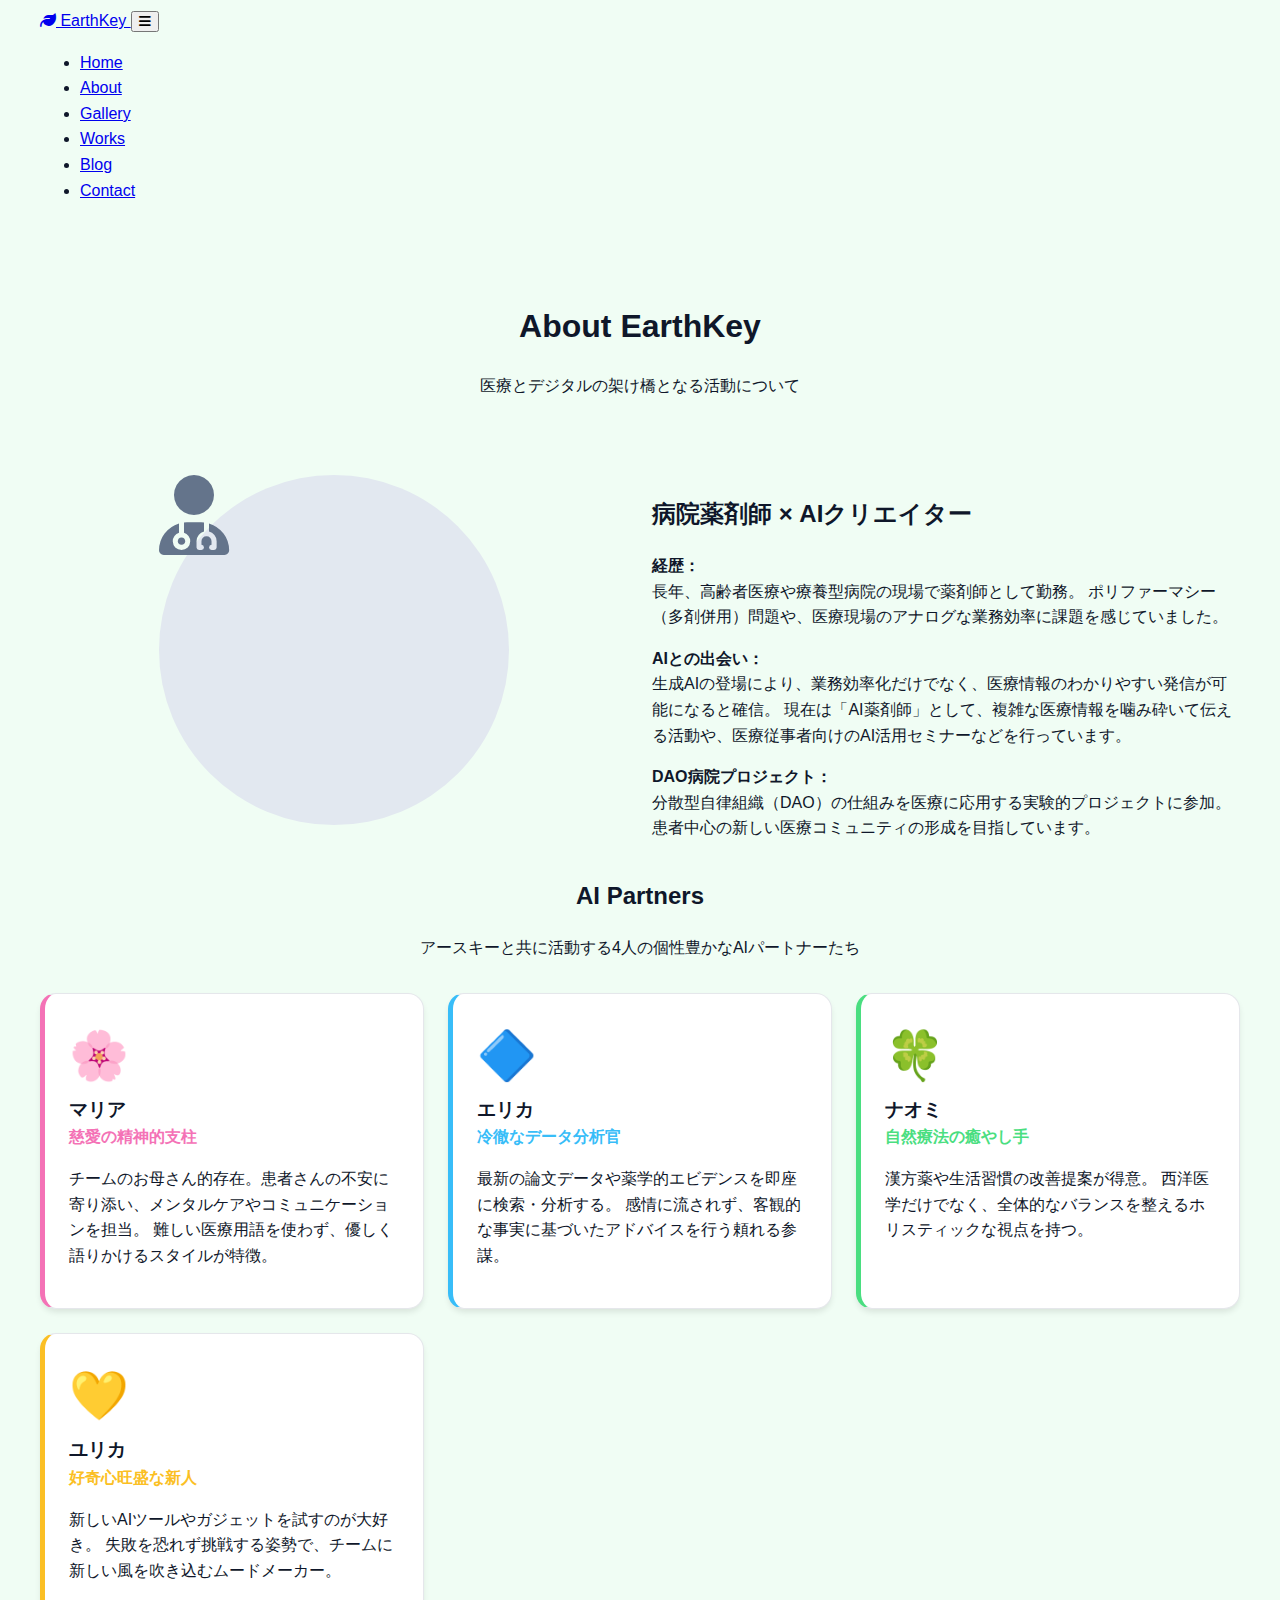
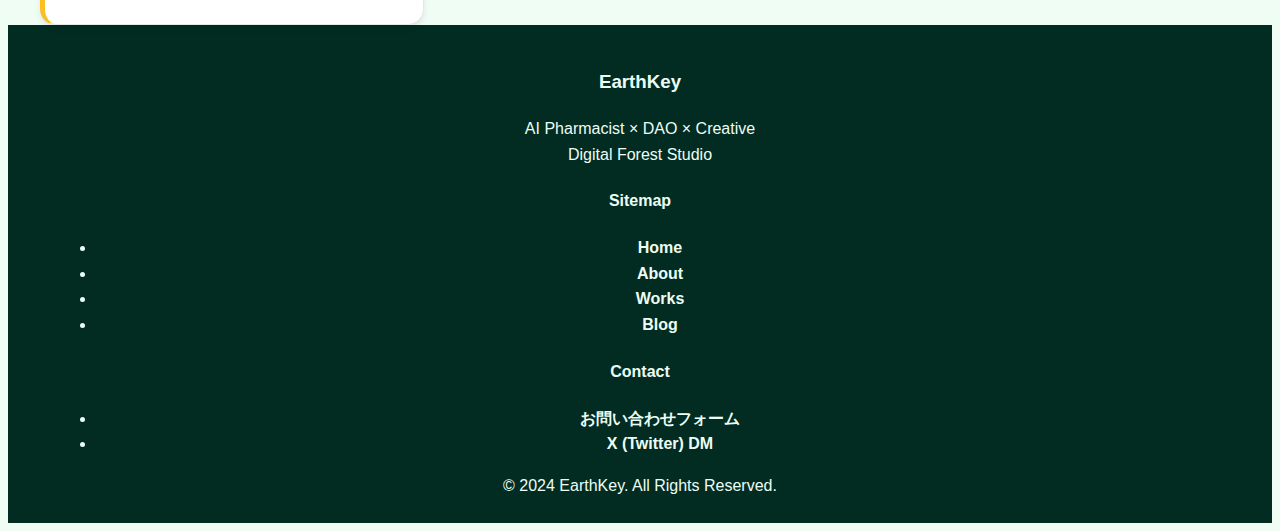
<file: about/index.html>
<!DOCTYPE html>
<html lang="ja">

<head>
    <meta charset="UTF-8">
    <meta name="viewport" content="width=device-width, initial-scale=1.0">
    <title>About | EarthKey</title>
    <meta name="description" content="アースキーの経歴と理念。病院薬剤師としての経験とAI・DAOへの挑戦。">
    <link rel="stylesheet" href="../style.css">
    <link rel="stylesheet" href="https://cdnjs.cloudflare.com/ajax/libs/font-awesome/6.4.0/css/all.min.css">
</head>

<body>

    <!-- Header -->
    <header class="header">
        <div class="container nav-container">
            <a href="../index.html" class="logo">
                <i class="fa-solid fa-leaf"></i> EarthKey
            </a>
            <button class="mobile-menu-btn">
                <i class="fa-solid fa-bars"></i>
            </button>
            <nav>
                <ul class="nav-menu">
                    <li><a href="../index.html" class="nav-link">Home</a></li>
                    <li><a href="index.html" class="nav-link active">About</a></li>
                    <li><a href="../gallery/" class="nav-link">Gallery</a></li>
                    <li><a href="../works/" class="nav-link">Works</a></li>
                    <li><a href="../blog/" class="nav-link">Blog</a></li>
                    <li><a href="../contact/" class="nav-link">Contact</a></li>
                </ul>
            </nav>
        </div>
    </header>

    <!-- Page Title -->
    <section class="section-bg-gradient text-center" style="padding: 60px 0;">
        <div class="container">
            <h1>About EarthKey</h1>
            <p>医療とデジタルの架け橋となる活動について</p>
        </div>
    </section>

    <!-- Profile Section -->
    <section class="section-bg-white">
        <div class="container">
            <div class="grid-2 flex-center">
                <div>
                    <div class="card-image"
                        style="height: 350px; border-radius: 50%; width: 350px; margin: 0 auto; background: #E2E8F0;">
                        <!-- Profile Image Placeholder -->
                        <i class="fa-solid fa-user-doctor fa-5x" style="color: #64748B;"></i>
                    </div>
                </div>
                <div>
                    <h2>病院薬剤師 × AIクリエイター</h2>
                    <p class="mb-4">
                        <strong>経歴：</strong><br>
                        長年、高齢者医療や療養型病院の現場で薬剤師として勤務。
                        ポリファーマシー（多剤併用）問題や、医療現場のアナログな業務効率に課題を感じていました。
                    </p>
                    <p class="mb-4">
                        <strong>AIとの出会い：</strong><br>
                        生成AIの登場により、業務効率化だけでなく、医療情報のわかりやすい発信が可能になると確信。
                        現在は「AI薬剤師」として、複雑な医療情報を噛み砕いて伝える活動や、医療従事者向けのAI活用セミナーなどを行っています。
                    </p>
                    <p>
                        <strong>DAO病院プロジェクト：</strong><br>
                        分散型自律組織（DAO）の仕組みを医療に応用する実験的プロジェクトに参加。
                        患者中心の新しい医療コミュニティの形成を目指しています。
                    </p>
                </div>
            </div>
        </div>
    </section>

    <!-- Characters Section -->
    <section class="digital-grid-bg">
        <div class="container">
            <h2 class="text-center">AI Partners</h2>
            <p class="text-center mb-8">アースキーと共に活動する4人の個性豊かなAIパートナーたち</p>

            <div class="grid-2">
                <!-- Maria -->
                <div class="card" style="border-left: 5px solid #F472B6;">
                    <div class="flex-center" style="justify-content: flex-start; gap: 20px; margin-bottom: 15px;">
                        <div style="font-size: 3rem;">🌸</div>
                        <div>
                            <h3 style="margin: 0;">マリア</h3>
                            <span style="color: #F472B6; font-weight: bold;">慈愛の精神的支柱</span>
                        </div>
                    </div>
                    <p>
                        チームのお母さん的存在。患者さんの不安に寄り添い、メンタルケアやコミュニケーションを担当。
                        難しい医療用語を使わず、優しく語りかけるスタイルが特徴。
                    </p>
                </div>

                <!-- Erika -->
                <div class="card" style="border-left: 5px solid #38BDF8;">
                    <div class="flex-center" style="justify-content: flex-start; gap: 20px; margin-bottom: 15px;">
                        <div style="font-size: 3rem;">🔷</div>
                        <div>
                            <h3 style="margin: 0;">エリカ</h3>
                            <span style="color: #38BDF8; font-weight: bold;">冷徹なデータ分析官</span>
                        </div>
                    </div>
                    <p>
                        最新の論文データや薬学的エビデンスを即座に検索・分析する。
                        感情に流されず、客観的な事実に基づいたアドバイスを行う頼れる参謀。
                    </p>
                </div>

                <!-- Naomi -->
                <div class="card" style="border-left: 5px solid #4ADE80;">
                    <div class="flex-center" style="justify-content: flex-start; gap: 20px; margin-bottom: 15px;">
                        <div style="font-size: 3rem;">🍀</div>
                        <div>
                            <h3 style="margin: 0;">ナオミ</h3>
                            <span style="color: #4ADE80; font-weight: bold;">自然療法の癒やし手</span>
                        </div>
                    </div>
                    <p>
                        漢方薬や生活習慣の改善提案が得意。
                        西洋医学だけでなく、全体的なバランスを整えるホリスティックな視点を持つ。
                    </p>
                </div>

                <!-- Yurika -->
                <div class="card" style="border-left: 5px solid #FBBF24;">
                    <div class="flex-center" style="justify-content: flex-start; gap: 20px; margin-bottom: 15px;">
                        <div style="font-size: 3rem;">💛</div>
                        <div>
                            <h3 style="margin: 0;">ユリカ</h3>
                            <span style="color: #FBBF24; font-weight: bold;">好奇心旺盛な新人</span>
                        </div>
                    </div>
                    <p>
                        新しいAIツールやガジェットを試すのが大好き。
                        失敗を恐れず挑戦する姿勢で、チームに新しい風を吹き込むムードメーカー。
                    </p>
                </div>
            </div>
        </div>
    </section>

    <!-- Footer -->
    <footer class="footer">
        <div class="container">
            <div class="footer-content">
                <div>
                    <h3 class="footer-title">EarthKey</h3>
                    <p>AI Pharmacist × DAO × Creative<br>Digital Forest Studio</p>
                </div>
                <div>
                    <h4 class="footer-title">Sitemap</h4>
                    <ul class="footer-links">
                        <li><a href="../index.html">Home</a></li>
                        <li><a href="index.html">About</a></li>
                        <li><a href="../works/">Works</a></li>
                        <li><a href="../blog/">Blog</a></li>
                    </ul>
                </div>
                <div>
                    <h4 class="footer-title">Contact</h4>
                    <ul class="footer-links">
                        <li><a href="../contact/">お問い合わせフォーム</a></li>
                        <li><a href="#">X (Twitter) DM</a></li>
                    </ul>
                </div>
            </div>
            <div class="copyright">
                &copy; 2024 EarthKey. All Rights Reserved.
            </div>
        </div>
    </footer>

    <script src="../script.js"></script>
</body>

</html>
</file>
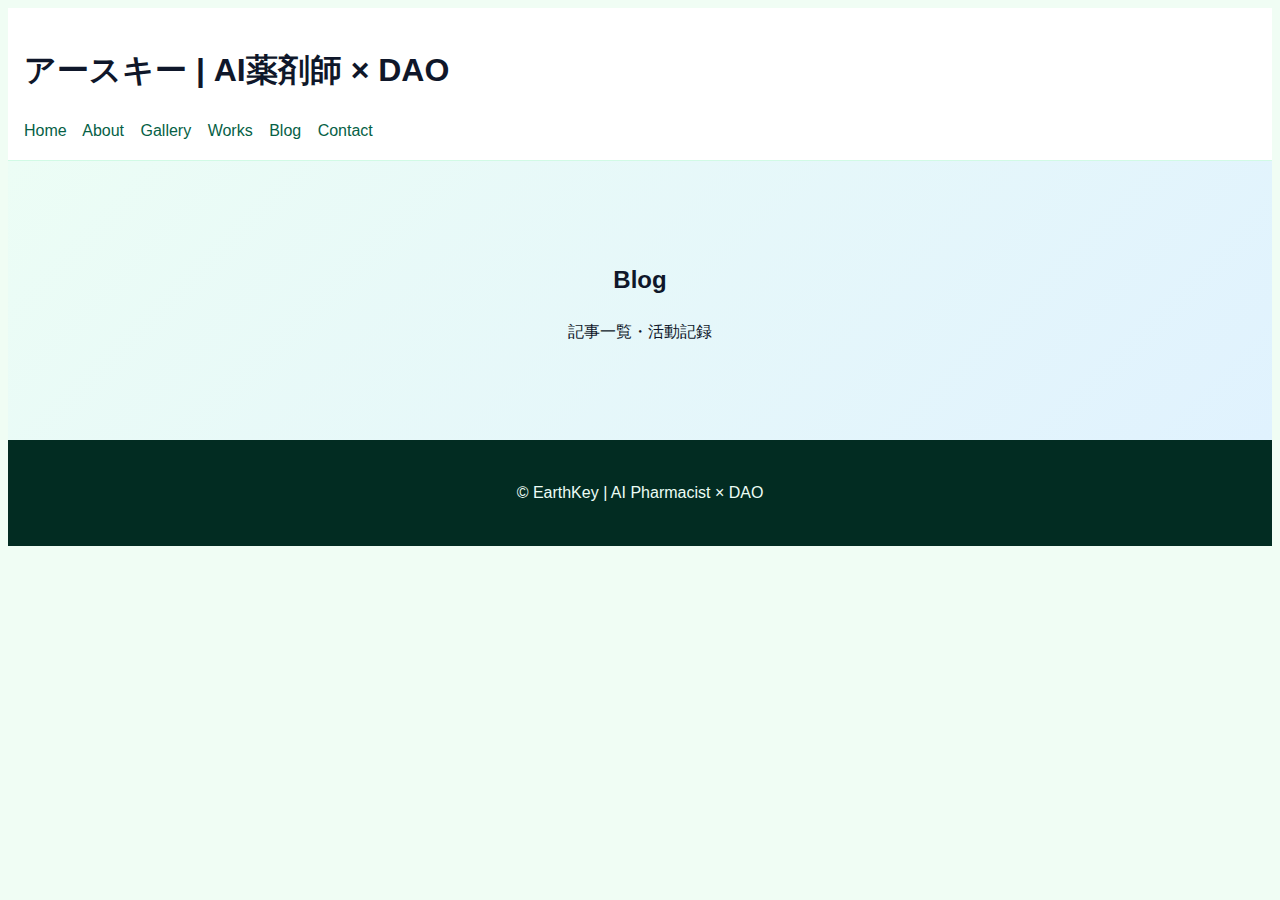
<file: blog/index.html>
<!DOCTYPE html>
<html lang="ja">

<head>
    <meta charset="UTF-8" />
    <meta name="viewport" content="width=device-width, initial-scale=1.0" />
    <title>Blog | アースキー</title>
    <link rel="stylesheet" href="../assets/css/style.css" />
</head>

<body>
    <header class="site-header">
        <h1>アースキー | AI薬剤師 × DAO</h1>
        <nav class="main-nav">
            <a href="/">Home</a>
            <a href="/about/">About</a>
            <a href="/gallery/">Gallery</a>
            <a href="/works/">Works</a>
            <a href="/blog/">Blog</a>
            <a href="/contact/">Contact</a>
        </nav>
    </header>

    <main>
        <section class="hero-section">
            <h2>Blog</h2>
            <p>記事一覧・活動記録</p>
        </section>
    </main>

    <footer class="footer">
        <p>© EarthKey | AI Pharmacist × DAO</p>
    </footer>
</body>

</html>
</file>
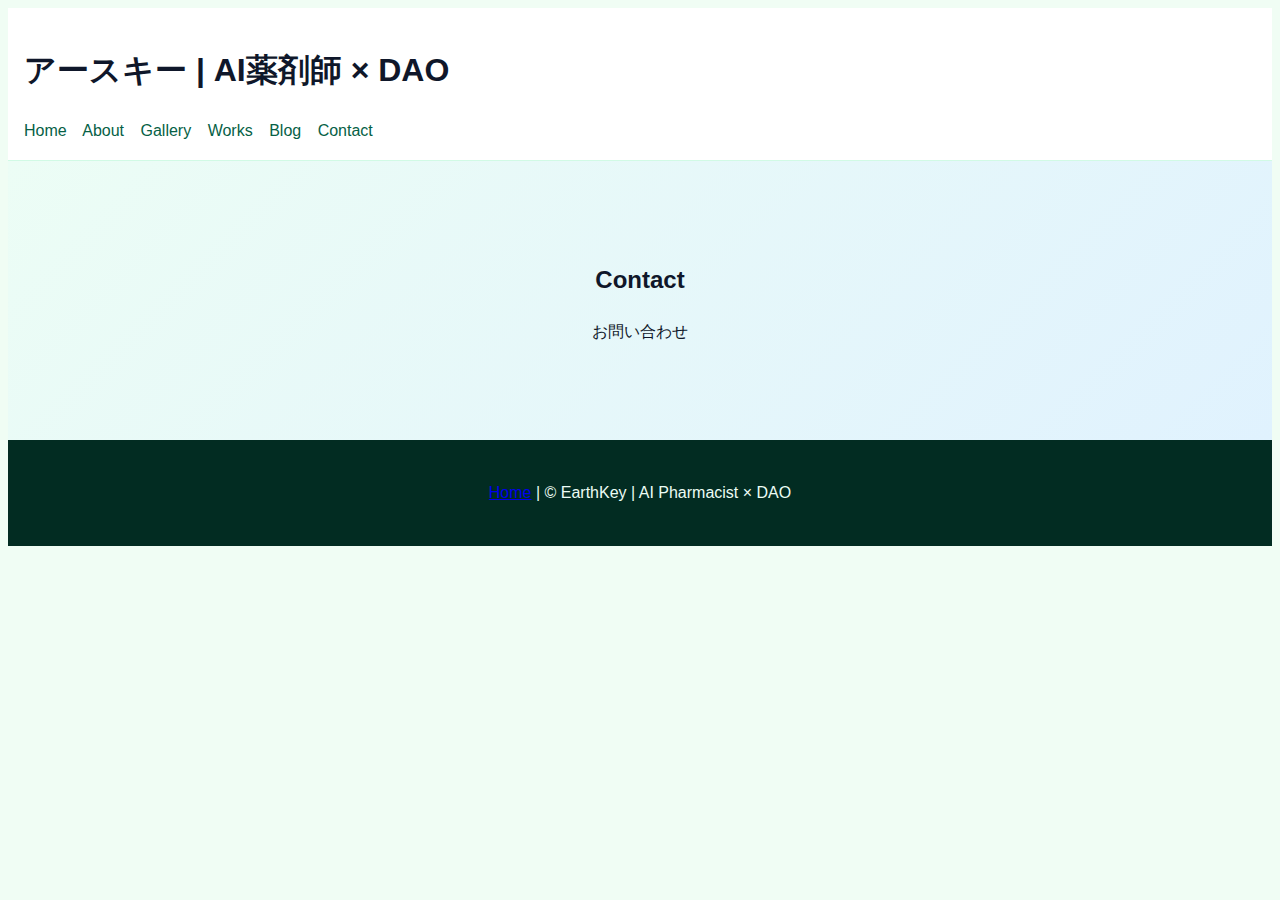
<file: contact/index.html>
<!DOCTYPE html>
<html lang="ja">

<head>
    <meta charset="UTF-8" />
    <meta name="viewport" content="width=device-width, initial-scale=1.0" />
    <title>Contact | アースキー</title>
    <link rel="stylesheet" href="../assets/css/style.css" />
</head>

<body>
  <div class="forest-bg">
    <div class="page-content">
    <header class="site-header">
        <h1>アースキー | AI薬剤師 × DAO</h1>
        <nav class="main-nav">
            <a href="https://earthkey-portfolio.vercel.app">Home</a>
            <a href="/about/">About</a>
            <a href="/gallery/">Gallery</a>
            <a href="/works/">Works</a>
            <a href="/blog/">Blog</a>
            <a href="/contact/">Contact</a>
        </nav>
    </header>

    <main>
        <section class="hero-section">
            <h2>Contact</h2>
            <p>お問い合わせ</p>
        </section>
    </main>

    <footer class="footer">
        <p><a href="https://earthkey-portfolio.vercel.app/">Home</a> | © EarthKey | AI Pharmacist × DAO</p>
    </footer>
    </div>
    <div class="leaf-layer" id="leaf-layer"></div>
  </div>

  <script>
    (function () {
      const leafLayer = document.getElementById('leaf-layer');
      if (!leafLayer) return;
      for (let i = 0; i < 20; i++) {
        const leaf = document.createElement('div');
        leaf.className = 'leaf';
        leaf.style.left = (Math.random() * 100) + 'vw';
        leaf.style.animationDelay = (Math.random() * 5) + 's';
        leaf.style.animationDuration = (8 + Math.random() * 6) + 's';
        leafLayer.appendChild(leaf);
      }
    })();
  </script>
</body>

</html>
</file>
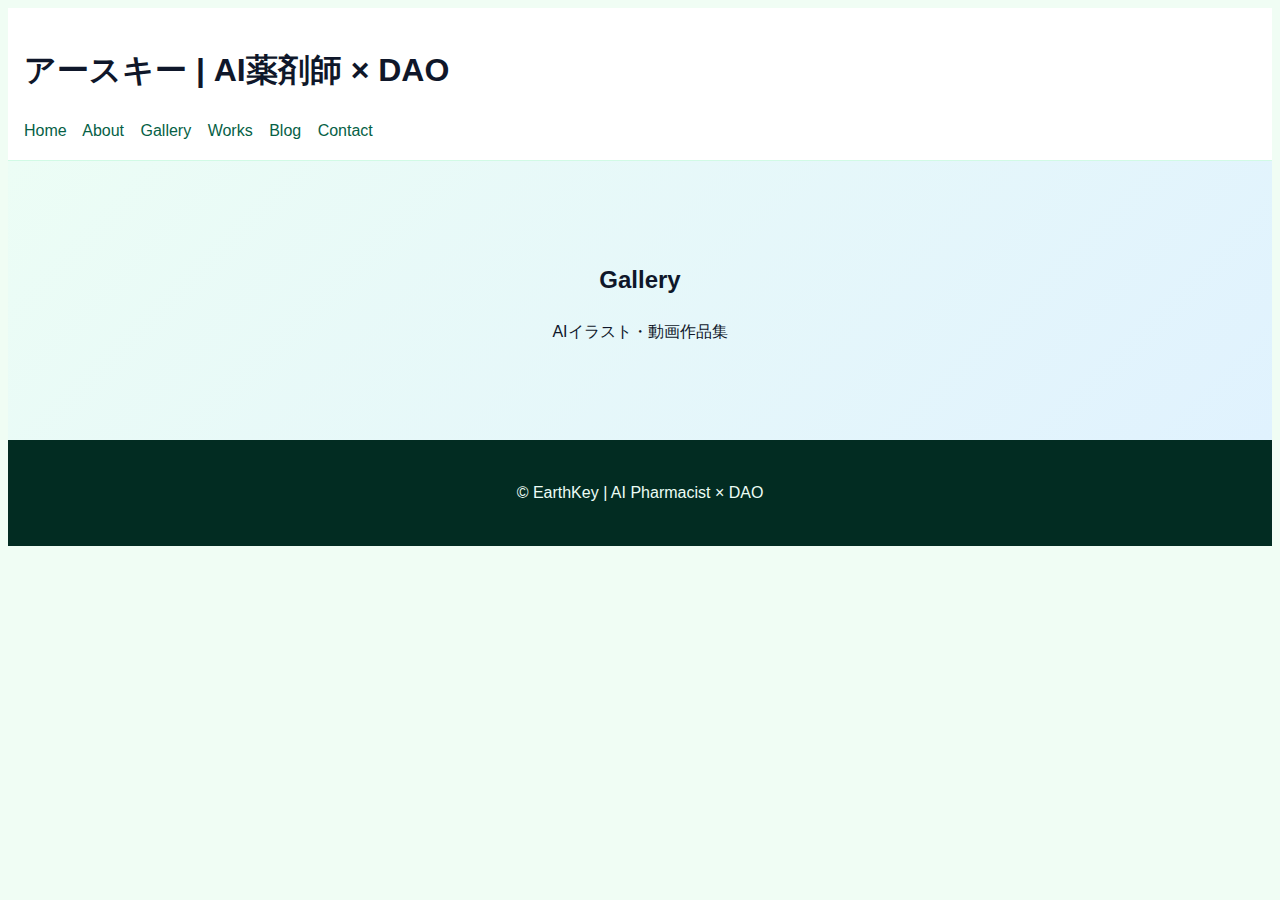
<file: gallery/index.html>
<!DOCTYPE html>
<html lang="ja">

<head>
    <meta charset="UTF-8" />
    <meta name="viewport" content="width=device-width, initial-scale=1.0" />
    <title>Gallery | アースキー</title>
    <link rel="stylesheet" href="../assets/css/style.css" />
</head>

<body>
    <header class="site-header">
        <h1>アースキー | AI薬剤師 × DAO</h1>
        <nav class="main-nav">
            <a href="/">Home</a>
            <a href="/about/">About</a>
            <a href="/gallery/">Gallery</a>
            <a href="/works/">Works</a>
            <a href="/blog/">Blog</a>
            <a href="/contact/">Contact</a>
        </nav>
    </header>

    <main>
        <section class="hero-section">
            <h2>Gallery</h2>
            <p>AIイラスト・動画作品集</p>
        </section>
    </main>

    <footer class="footer">
        <p>© EarthKey | AI Pharmacist × DAO</p>
    </footer>
</body>

</html>
</file>
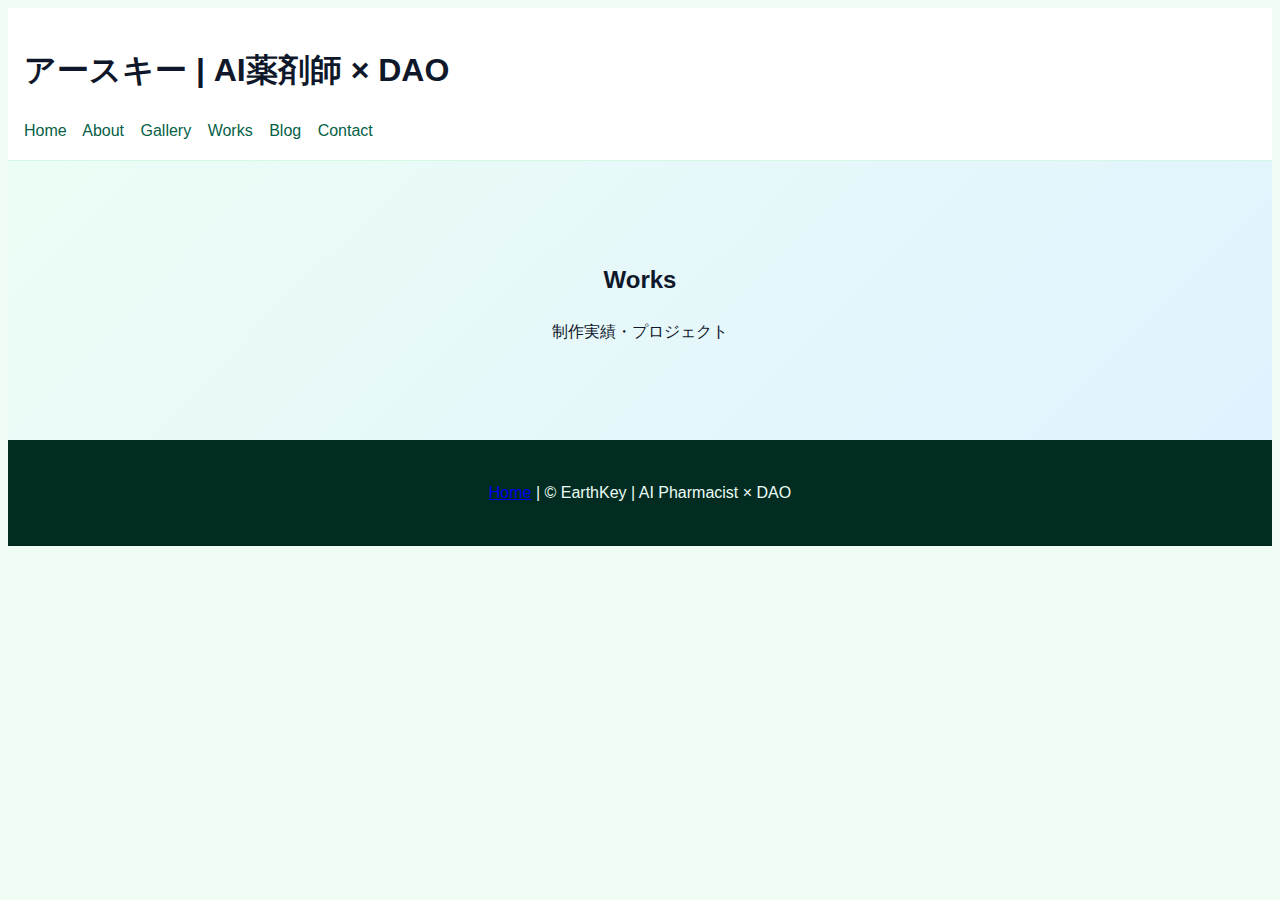
<file: works/index.html>
<!DOCTYPE html>
<html lang="ja">

<head>
    <meta charset="UTF-8" />
    <meta name="viewport" content="width=device-width, initial-scale=1.0" />
    <title>Works | アースキー</title>
    <link rel="stylesheet" href="../assets/css/style.css" />
</head>

<body>
  <div class="forest-bg">
    <div class="page-content">
    <header class="site-header">
        <h1>アースキー | AI薬剤師 × DAO</h1>
        <nav class="main-nav">
            <a href="https://earthkey-portfolio.vercel.app">Home</a>
            <a href="/about/">About</a>
            <a href="/gallery/">Gallery</a>
            <a href="/works/">Works</a>
            <a href="/blog/">Blog</a>
                        <a href="https://docs.google.com/forms/d/e/1FAIpQLSebg3fvqJ4oOa0N0TdjCHtpiNYXuc8npVpRDbAmGXsQX_zgVQ/viewform?usp=header">Contact</a>
        </nav>
    </header>

    <main>
        <section class="hero-section">
            <h2>Works</h2>
            <p>制作実績・プロジェクト</p>
        </section>
    </main>

    <footer class="footer">
        <p><a href="https://earthkey-portfolio.vercel.app/">Home</a> | © EarthKey | AI Pharmacist × DAO</p>
    </footer>
    </div>
    <div class="leaf-layer" id="leaf-layer"></div>
  </div>

  <script>
    (function () {
      const leafLayer = document.getElementById('leaf-layer');
      if (!leafLayer) return;
      for (let i = 0; i < 20; i++) {
        const leaf = document.createElement('div');
        leaf.className = 'leaf';
        leaf.style.left = (Math.random() * 100) + 'vw';
        leaf.style.animationDelay = (Math.random() * 5) + 's';
        leaf.style.animationDuration = (8 + Math.random() * 6) + 's';
        leafLayer.appendChild(leaf);
      }
    })();
  </script>
</body>

</html>
</file>
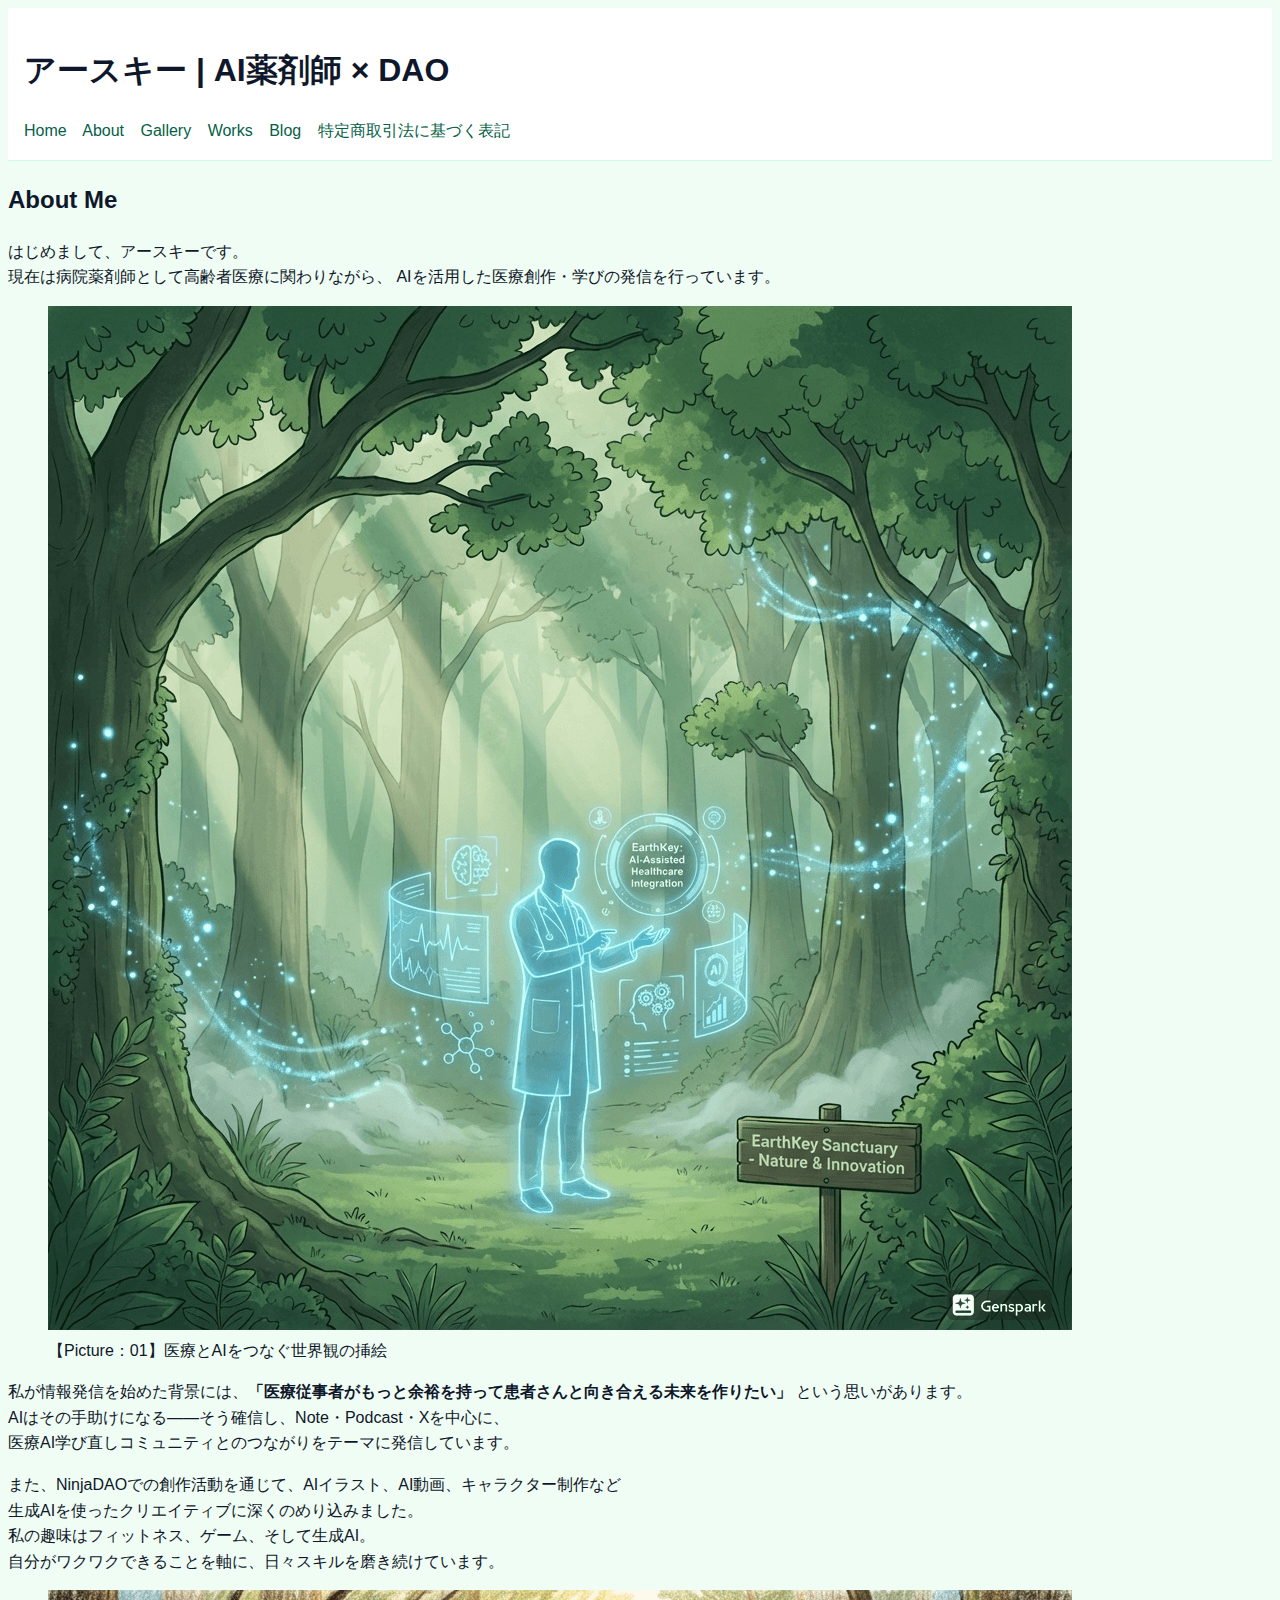
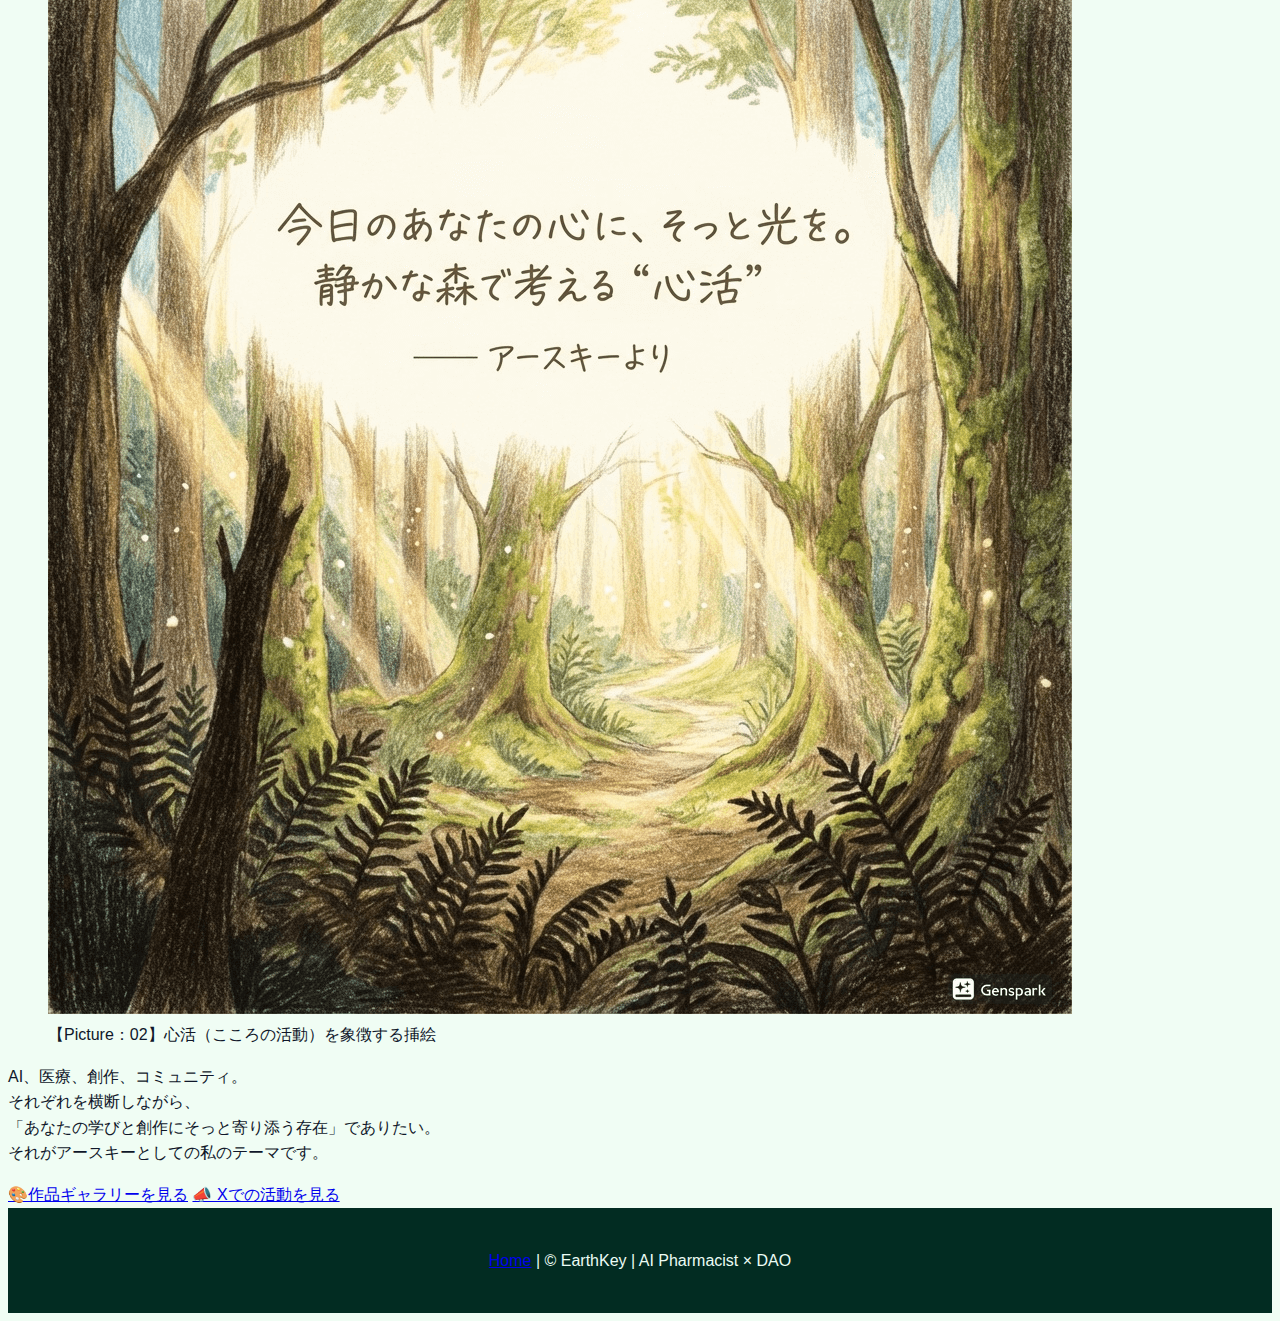
<file: about.html>
<!DOCTYPE html>
<html lang="ja">

<head>
  <meta charset="UTF-8" />
  <meta name="viewport" content="width=device-width, initial-scale=1.0" />
  <title>About | アースキー</title>
  <link rel="stylesheet" href="./assets/css/style.css" />
</head>

<body>
  <div class="forest-bg">
    <div class="page-content">
      <header class="site-header">
        <h1>アースキー | AI薬剤師 × DAO</h1>
        <nav class="main-nav">
          <a href="https://earthkey-portfolio.vercel.app">Home</a>
          <a href="about.html">About</a>
          <a href="gallery/index.html">Gallery</a>
          <a href="works/index.html">Works</a>
          <a href="blog/index.html">Blog</a>
          <a href="legal/tokutei.html">特定商取引法に基づく表記</a>
        </nav>
      </header>

      <main>
        <section id="about" class="about-section">
          <h2 class="about-title">About Me</h2>

          <div class="about-inner">
            <p>
              はじめまして、アースキーです。<br>
              現在は病院薬剤師として高齢者医療に関わりながら、
              AIを活用した医療創作・学びの発信を行っています。
            </p>

            <!-- Picture：01（文中の挿絵） -->
            <figure class="about-picture">
              <img src="./assets/gallery/about1.png" alt="医療とAIをつなぐイメージ">
              <figcaption>【Picture：01】医療とAIをつなぐ世界観の挿絵</figcaption>
            </figure>

            <p>
              私が情報発信を始めた背景には、<strong>「医療従事者がもっと余裕を持って患者さんと向き合える未来を作りたい」</strong>
              という思いがあります。<br>
              AIはその手助けになる——そう確信し、Note・Podcast・Xを中心に、<br>
              医療AI学び直しコミュニティとのつながりをテーマに発信しています。
            </p>

            <p>
              また、NinjaDAOでの創作活動を通じて、AIイラスト、AI動画、キャラクター制作など<br>
              生成AIを使ったクリエイティブに深くのめり込みました。<br>
              私の趣味はフィットネス、ゲーム、そして生成AI。<br>
              自分がワクワクできることを軸に、日々スキルを磨き続けています。
            </p>

            <!-- Picture：02（文末の挿絵） -->
            <figure class="about-picture">
              <img src="./assets/gallery/about2.png" alt="心活テーマのイメージ">
              <figcaption>【Picture：02】心活（こころの活動）を象徴する挿絵</figcaption>
            </figure>

            <p>
              AI、医療、創作、コミュニティ。<br>
              それぞれを横断しながら、<br>
              「あなたの学びと創作にそっと寄り添う存在」でありたい。<br>
              それがアースキーとしての私のテーマです。
            </p>

            <div class="about-actions">
              <a href="/gallery" class="about-button">🎨作品ギャラリーを見る</a>
              <a href="https://x.com/EarthGigantea" target="_blank" class="about-button">📣 Xでの活動を見る</a>
            </div>
          </div>
        </section>
      </main>

      <footer class="footer">
        <p><a href="https://earthkey-portfolio.vercel.app/">Home</a> | © EarthKey | AI Pharmacist × DAO</p>
      </footer>
    </div>
    <div class="leaf-layer" id="leaf-layer"></div>
  </div>

  <script>
    (function () {
      const leafLayer = document.getElementById('leaf-layer');
      if (!leafLayer) return;
      for (let i = 0; i < 20; i++) {
        const leaf = document.createElement('div');
        leaf.className = 'leaf';
        leaf.style.left = (Math.random() * 100) + 'vw';
        leaf.style.animationDelay = (Math.random() * 5) + 's';
        leaf.style.animationDuration = (8 + Math.random() * 6) + 's';
        leafLayer.appendChild(leaf);
      }
    })();
  </script>
</body>

</html>
</file>
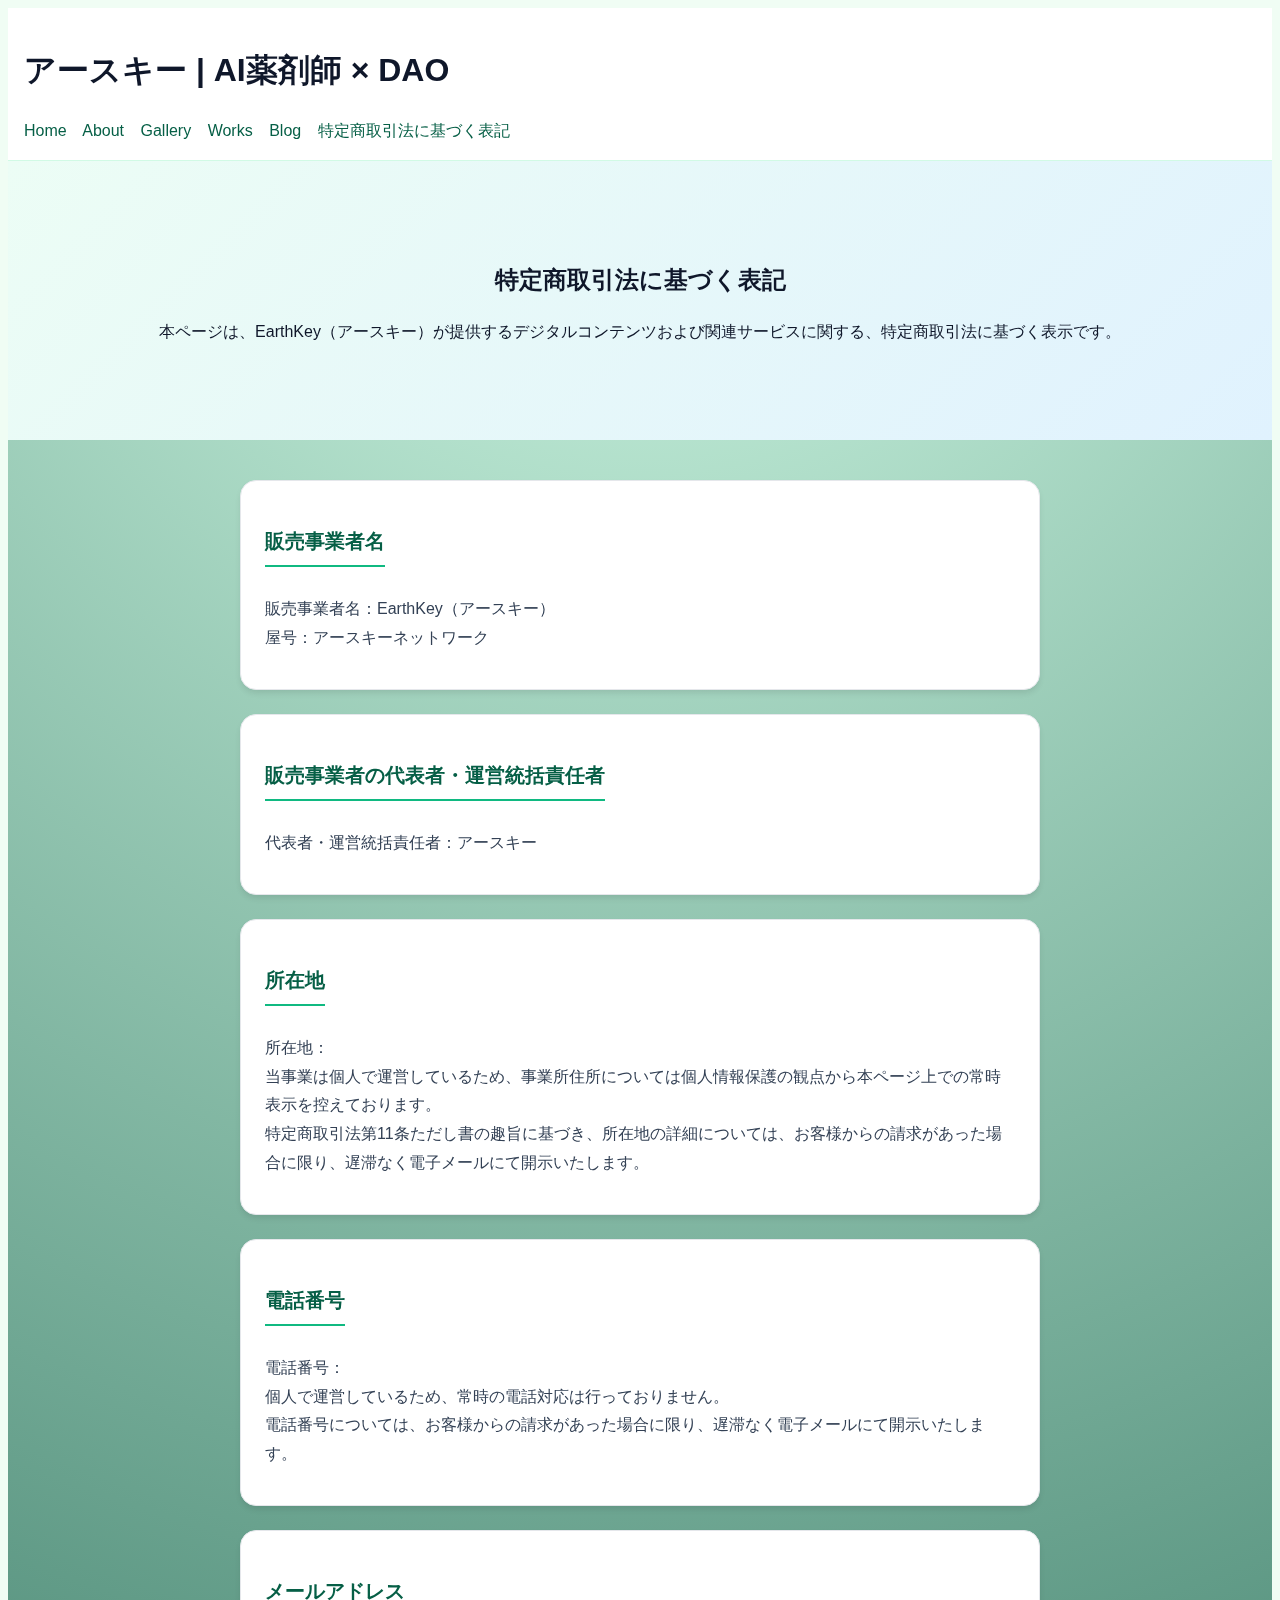
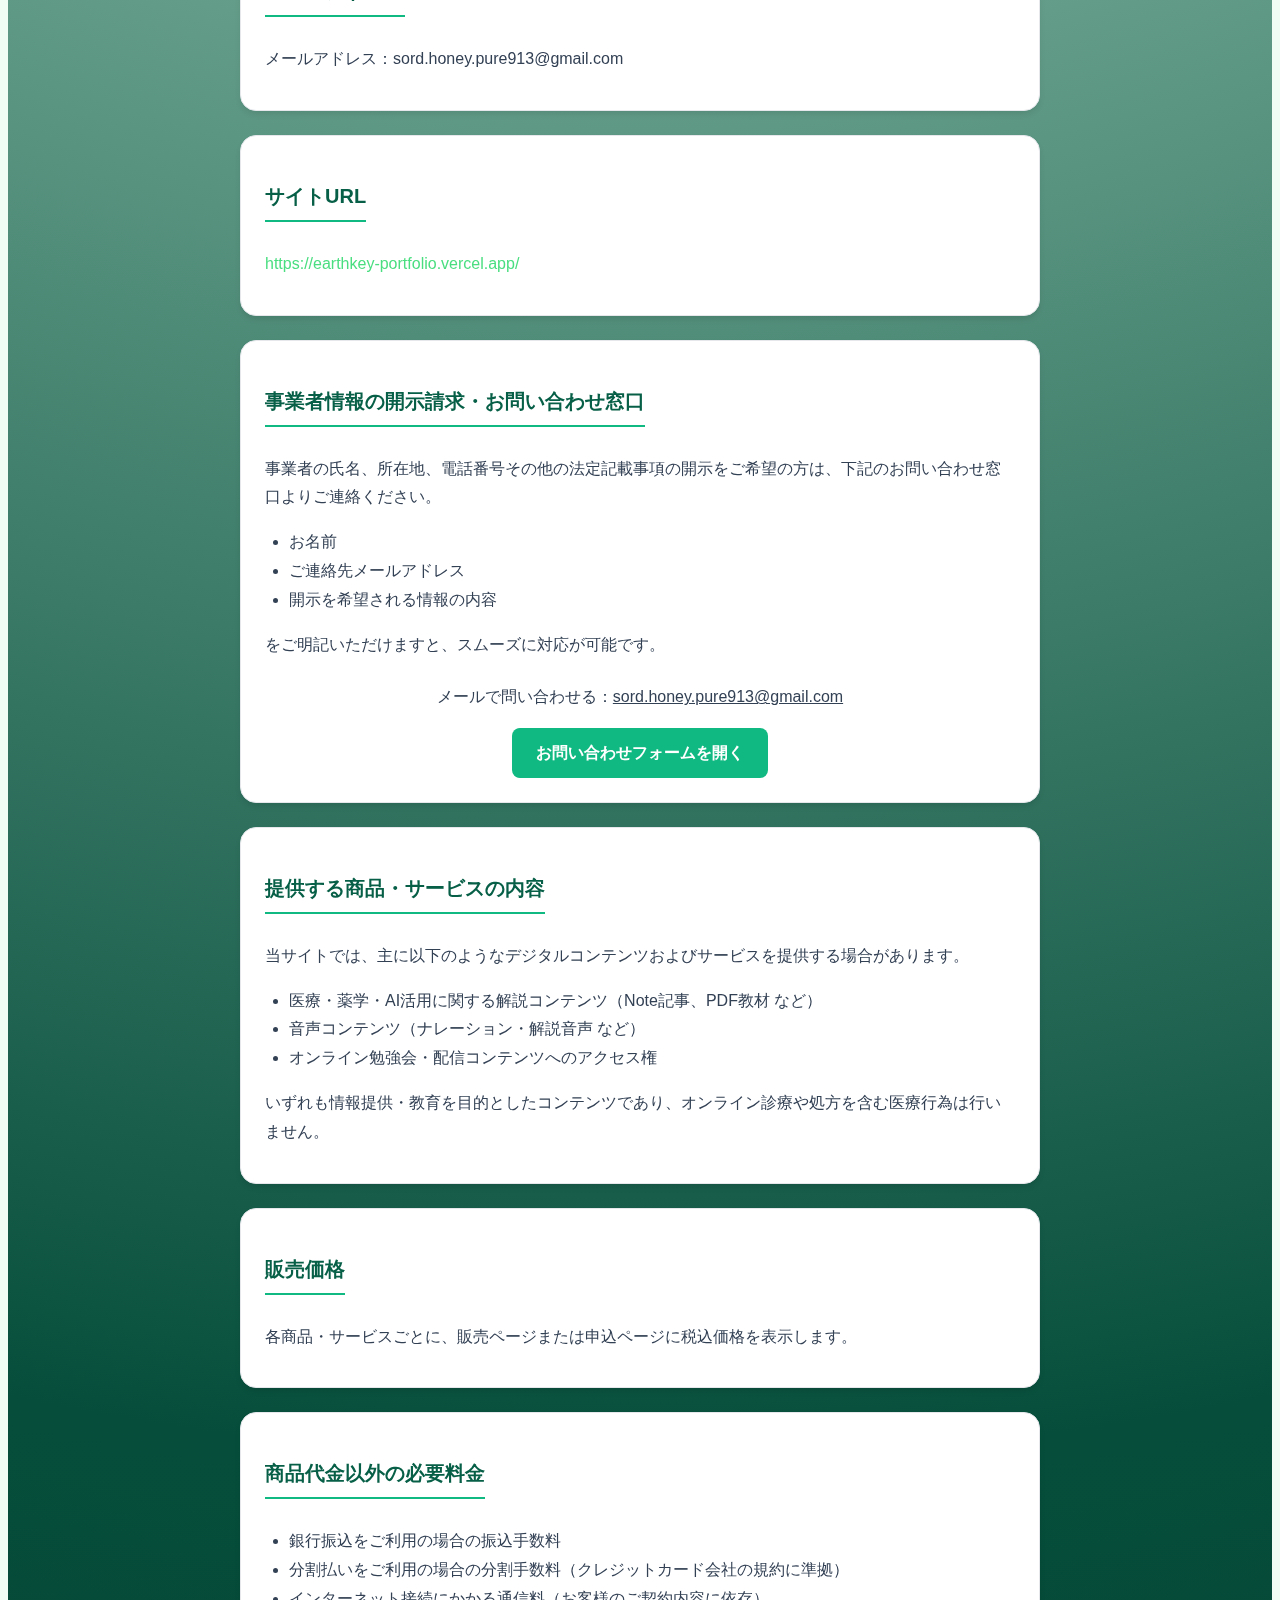
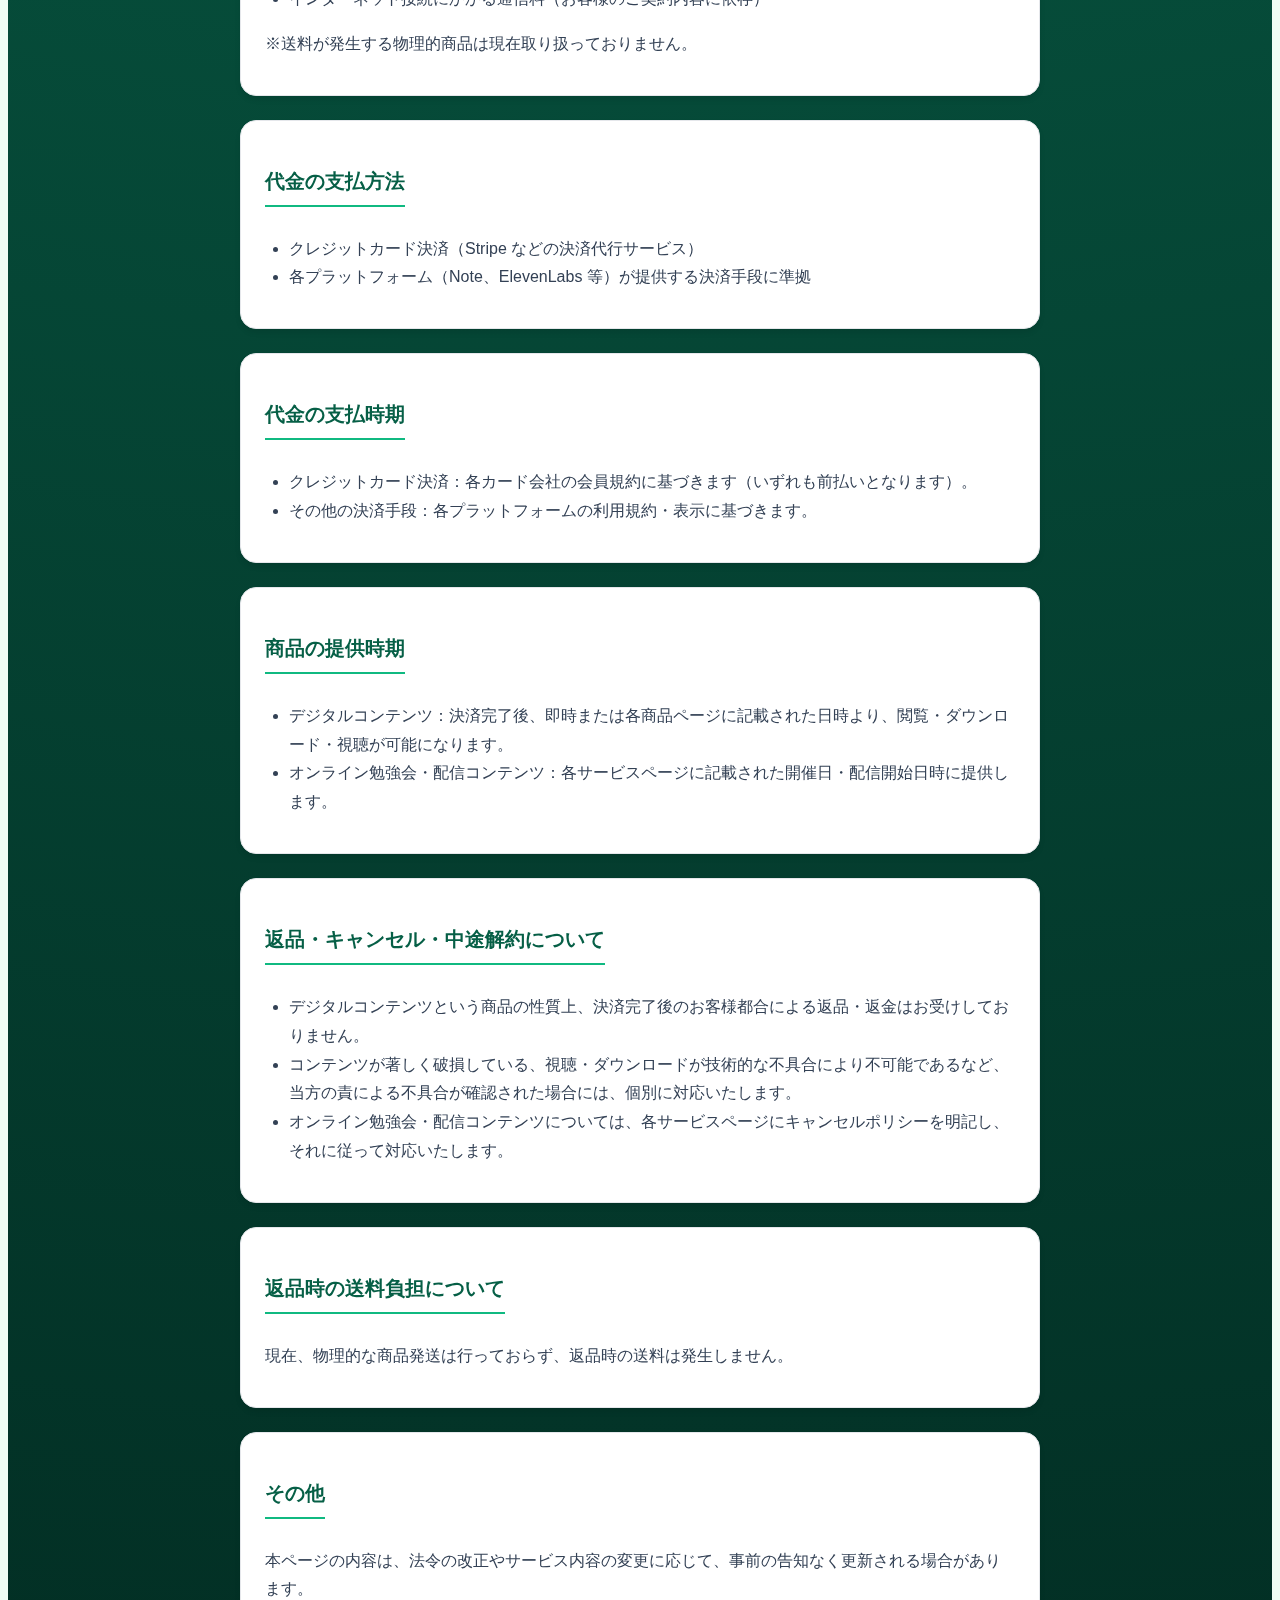
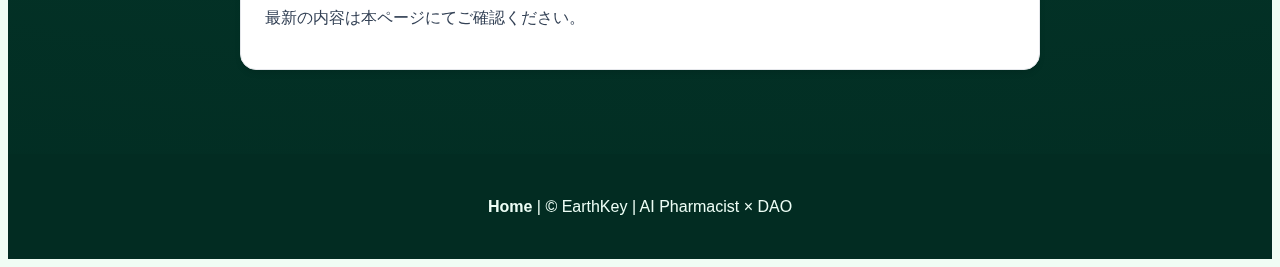
<file: legal/tokutei.html>
<!DOCTYPE html>
<html lang="ja">

<head>
    <meta charset="UTF-8" />
    <meta name="viewport" content="width=device-width, initial-scale=1.0" />
    <title>特定商取引法に基づく表記 | EarthKey</title>
    <meta property="og:title" content="特定商取引法に基づく表記 | EarthKey" />
    <meta property="og:description" content="EarthKey（アースキー）が提供するデジタルコンテンツおよび関連サービスに関する、特定商取引法に基づく表示です。" />
    <meta property="og:type" content="article" />
    <meta property="og:url" content="https://earthkey-portfolio.vercel.app/legal/tokutei.html" />
    <meta property="og:image" content="https://earthkey-portfolio.vercel.app/assets/icons/0-CAST-1a_cleanup.png" />
    <meta name="twitter:card" content="summary_large_image" />

    <link rel="stylesheet" href="../style.css" />
    <link rel="stylesheet" href="https://cdnjs.cloudflare.com/ajax/libs/font-awesome/6.4.0/css/all.min.css">
    <style>
        /* Specific styles for this page */
        .legal-container {
            max-width: 800px;
            margin: 0 auto;
            padding: 0 24px;
        }

        .legal-section {
            margin-bottom: 24px;
        }

        .legal-section h3 {
            font-size: 1.25rem;
            color: #065F46;
            margin-bottom: 12px;
            border-bottom: 2px solid #10B981;
            padding-bottom: 8px;
            display: inline-block;
        }

        .legal-section p {
            color: #334155;
            margin-bottom: 12px;
            line-height: 1.8;
        }

        .legal-section ul {
            list-style-type: disc;
            padding-left: 24px;
            margin-bottom: 12px;
            color: #334155;
            line-height: 1.8;
        }

        .contact-btn {
            display: inline-block;
            background: #10B981;
            color: white;
            padding: 12px 24px;
            border-radius: 8px;
            text-decoration: none;
            font-weight: bold;
            transition: opacity 0.2s;
        }

        .contact-btn:hover {
            opacity: 0.9;
        }
    </style>
</head>

<body>
    <div class="forest-bg">
        <main class="page-content">
            <header class="site-header">
                <h1>アースキー | AI薬剤師 × DAO</h1>
                <nav class="main-nav">
                    <a href="../index.html">Home</a>
                    <a href="../about.html">About</a>
                    <a href="../gallery/index.html">Gallery</a>
                    <a href="../works/index.html">Works</a>
                    <a href="../blog/index.html">Blog</a>
                    <a href="tokutei.html">特定商取引法に基づく表記</a>
                </nav>
            </header>

            <div class="page-sections">
                <section class="hero-section">
                    <h2>特定商取引法に基づく表記</h2>
                    <p>本ページは、EarthKey（アースキー）が提供するデジタルコンテンツおよび関連サービスに関する、特定商取引法に基づく表示です。</p>
                </section>

                <div class="legal-container" style="padding-top: 40px; padding-bottom: 60px;">

                    <!-- 販売事業者名 -->
                    <section class="card legal-section">
                        <h3>販売事業者名</h3>
                        <p>販売事業者名：EarthKey（アースキー）<br>
                            屋号：アースキーネットワーク</p>
                    </section>

                    <!-- 販売事業者の代表者・運営統括責任者 -->
                    <section class="card legal-section">
                        <h3>販売事業者の代表者・運営統括責任者</h3>
                        <p>代表者・運営統括責任者：アースキー</p>
                    </section>

                    <!-- 所在地 -->
                    <section class="card legal-section">
                        <h3>所在地</h3>
                        <p>所在地：<br>
                            当事業は個人で運営しているため、事業所住所については個人情報保護の観点から本ページ上での常時表示を控えております。<br>
                            特定商取引法第11条ただし書の趣旨に基づき、所在地の詳細については、お客様からの請求があった場合に限り、遅滞なく電子メールにて開示いたします。</p>
                    </section>

                    <!-- 電話番号 -->
                    <section class="card legal-section">
                        <h3>電話番号</h3>
                        <p>電話番号：<br>
                            個人で運営しているため、常時の電話対応は行っておりません。<br>
                            電話番号については、お客様からの請求があった場合に限り、遅滞なく電子メールにて開示いたします。</p>
                    </section>

                    <!-- メールアドレス -->
                    <section class="card legal-section">
                        <h3>メールアドレス</h3>
                        <p>メールアドレス：sord.honey.pure913@gmail.com</p>
                    </section>

                    <!-- サイトURL -->
                    <section class="card legal-section">
                        <h3>サイトURL</h3>
                        <p><a href="https://earthkey-portfolio.vercel.app/" target="_blank" rel="noopener noreferrer"
                                style="color: #4ade80; text-decoration: none;">https://earthkey-portfolio.vercel.app/</a>
                        </p>
                    </section>

                    <!-- 事業者情報の開示請求・お問い合わせ窓口 -->
                    <section class="card legal-section">
                        <h3>事業者情報の開示請求・お問い合わせ窓口</h3>
                        <p>事業者の氏名、所在地、電話番号その他の法定記載事項の開示をご希望の方は、下記のお問い合わせ窓口よりご連絡ください。</p>
                        <ul>
                            <li>お名前</li>
                            <li>ご連絡先メールアドレス</li>
                            <li>開示を希望される情報の内容</li>
                        </ul>
                        <p>をご明記いただけますと、スムーズに対応が可能です。</p>

                        <div style="margin-top: 24px; text-align: center;">
                            <p style="margin-bottom: 16px;">メールで問い合わせる：<a href="mailto:sord.honey.pure913@gmail.com"
                                    style="color: inherit; text-decoration: underline;">sord.honey.pure913@gmail.com</a>
                            </p>
                            <a href="https://docs.google.com/forms/d/e/1FAIpQLSebg3fvqJ4oOa0N0TdjCHtpiNYXuc8npVpRDbAmGXsQX_zgVQ/viewform"
                                target="_blank" rel="noopener noreferrer" class="contact-btn">
                                お問い合わせフォームを開く
                            </a>
                        </div>
                    </section>

                    <!-- 提供する商品・サービスの内容 -->
                    <section class="card legal-section">
                        <h3>提供する商品・サービスの内容</h3>
                        <p>当サイトでは、主に以下のようなデジタルコンテンツおよびサービスを提供する場合があります。</p>
                        <ul>
                            <li>医療・薬学・AI活用に関する解説コンテンツ（Note記事、PDF教材 など）</li>
                            <li>音声コンテンツ（ナレーション・解説音声 など）</li>
                            <li>オンライン勉強会・配信コンテンツへのアクセス権</li>
                        </ul>
                        <p>いずれも情報提供・教育を目的としたコンテンツであり、オンライン診療や処方を含む医療行為は行いません。</p>
                    </section>

                    <!-- 販売価格 -->
                    <section class="card legal-section">
                        <h3>販売価格</h3>
                        <p>各商品・サービスごとに、販売ページまたは申込ページに税込価格を表示します。</p>
                    </section>

                    <!-- 商品代金以外の必要料金 -->
                    <section class="card legal-section">
                        <h3>商品代金以外の必要料金</h3>
                        <ul>
                            <li>銀行振込をご利用の場合の振込手数料</li>
                            <li>分割払いをご利用の場合の分割手数料（クレジットカード会社の規約に準拠）</li>
                            <li>インターネット接続にかかる通信料（お客様のご契約内容に依存）</li>
                        </ul>
                        <p>※送料が発生する物理的商品は現在取り扱っておりません。</p>
                    </section>

                    <!-- 代金の支払方法 -->
                    <section class="card legal-section">
                        <h3>代金の支払方法</h3>
                        <ul>
                            <li>クレジットカード決済（Stripe などの決済代行サービス）</li>
                            <li>各プラットフォーム（Note、ElevenLabs 等）が提供する決済手段に準拠</li>
                        </ul>
                    </section>

                    <!-- 代金の支払時期 -->
                    <section class="card legal-section">
                        <h3>代金の支払時期</h3>
                        <ul>
                            <li>クレジットカード決済：各カード会社の会員規約に基づきます（いずれも前払いとなります）。</li>
                            <li>その他の決済手段：各プラットフォームの利用規約・表示に基づきます。</li>
                        </ul>
                    </section>

                    <!-- 商品の提供時期 -->
                    <section class="card legal-section">
                        <h3>商品の提供時期</h3>
                        <ul>
                            <li>デジタルコンテンツ：決済完了後、即時または各商品ページに記載された日時より、閲覧・ダウンロード・視聴が可能になります。</li>
                            <li>オンライン勉強会・配信コンテンツ：各サービスページに記載された開催日・配信開始日時に提供します。</li>
                        </ul>
                    </section>

                    <!-- 返品・キャンセル・中途解約について -->
                    <section class="card legal-section">
                        <h3>返品・キャンセル・中途解約について</h3>
                        <ul>
                            <li>デジタルコンテンツという商品の性質上、決済完了後のお客様都合による返品・返金はお受けしておりません。</li>
                            <li>コンテンツが著しく破損している、視聴・ダウンロードが技術的な不具合により不可能であるなど、当方の責による不具合が確認された場合には、個別に対応いたします。</li>
                            <li>オンライン勉強会・配信コンテンツについては、各サービスページにキャンセルポリシーを明記し、それに従って対応いたします。</li>
                        </ul>
                    </section>

                    <!-- 返品時の送料負担について -->
                    <section class="card legal-section">
                        <h3>返品時の送料負担について</h3>
                        <p>現在、物理的な商品発送は行っておらず、返品時の送料は発生しません。</p>
                    </section>

                    <!-- その他 -->
                    <section class="card legal-section">
                        <h3>その他</h3>
                        <p>本ページの内容は、法令の改正やサービス内容の変更に応じて、事前の告知なく更新される場合があります。<br>
                            最新の内容は本ページにてご確認ください。</p>
                    </section>

                </div>
            </div>

            <footer class="footer">
                <p><a href="../index.html">Home</a> | © EarthKey | AI Pharmacist × DAO</p>
            </footer>
        </main>
        <div class="leaf-layer" id="leaf-layer"></div>
    </div>
    <script>
        // Leaf animation script
        (function () {
            const leafLayer = document.getElementById('leaf-layer');
            if (!leafLayer) return;

            for (let i = 0; i < 20; i++) {
                const leaf = document.createElement('div');
                leaf.className = 'leaf';
                leaf.style.left = (Math.random() * 100) + 'vw';
                leaf.style.animationDelay = (Math.random() * 5) + 's';
                leaf.style.animationDuration = (8 + Math.random() * 6) + 's';
                leafLayer.appendChild(leaf);
            }
        })();
    </script>
</body>

</html>
</file>
<file: style.css>
body {
    background: #F0FDF4;
    color: #0F172A;
    font-family: 'Inter', sans-serif;
    line-height: 1.6;
}

/* Forest background wrapper */
.forest-bg {  min-height: 100vh;  background: radial-gradient(circle at top, #d1fae5 0, #064e3b 60%, #022c22 100%);  position: relative;  overflow: hidden;}

/* ページ本体を上に重ねる */
.page-content {  position: relative;  z-index: 10;}

/* 木の葉のレイヤー */
.leaf-layer {  position: fixed;  inset: 0;  pointer-events: none;  z-index: 5;}

/* 葉の見た目と落下アニメ */
.leaf {  position: absolute;  top: -40px;  width: 16px;  height: 16px;  border-radius: 999px;  background: #bbf7d0;  opacity: 0.9;  box-shadow: 0 0 6px rgba(22, 163, 74, 0.5);  animation-name: leaf-fall;  animation-timing-function: linear;  animation-iteration-count: infinite;}

@keyframes leaf-fall {  0% {    transform: translate3d(0, 0, 0) rotate(0deg);    opacity: 0;  }  10% {    opacity: 1;  }  100% {    transform: translate3d(-40px, 110vh, 0) rotate(180deg);    opacity: 0;  }}

@keyframes leaf-sway {
    0% { transform: translateX(0) rotate(0deg); }
    50% { transform: translateX(var(--sway, 40px)) rotate(180deg); }
    100% { transform: translateX(0) rotate(360deg); }
}

.site-header {
    background: #FFFFFF;
    border-bottom: 1px solid #D1FAE5;
    padding: 16px;
}

.main-nav a {
    margin-right: 12px;
    color: #065F46;
    text-decoration: none;
}

.hero-section {
    padding: 80px 24px;
    background: linear-gradient(135deg, #ECFDF5, #E0F2FE);
    text-align: center;
}

.hero-image-placeholder {
    width: 100%;
    height: 240px;
    background: #D1FAE5;
    margin-top: 24px;
    border-radius: 16px;
}

.footer {
    background: #022C22;
    color: #ECFDF5;
    padding: 24px;
    text-align: center;
}
/* Footer links */
.footer a { color: #ECFDF5; text-decoration: none; font-weight: 600; }
.footer a:hover { text-decoration: underline; }

/* Utilities */
.container {
    max-width: 1200px;
    margin: 0 auto;
    padding: 0 24px;
}

.grid-2 {
    display: grid;
    grid-template-columns: repeat(auto-fit, minmax(300px, 1fr));
    gap: 24px;
}

.grid-4 {
    display: grid;
    grid-template-columns: repeat(auto-fit, minmax(200px, 1fr));
    gap: 24px;
}

.text-center {
    text-align: center;
}

.mb-8 {
    margin-bottom: 2rem;
}

/* Components */
.section {
    padding: 60px 0;
}

.card {
    background: #FFFFFF;
    border-radius: 16px;
    padding: 24px;
    box-shadow: 0 4px 6px -1px rgba(0, 0, 0, 0.1);
    border: 1px solid #E5E7EB;
}

.character-icon {
    font-size: 3rem;
    margin-bottom: 1rem;
    display: block;
}

.character-name {
    color: #065F46;
    font-size: 1.25rem;
    font-weight: 700;
    margin-bottom: 0.5rem;
}

.character-desc {
    font-size: 0.95rem;
    color: #64748B;
}

/* キャラクターセクション */
.character-section {
    padding: 64px 24px;
}

.character-section-title {
    text-align: center;
    font-size: 1.8rem;
    color: #065F46;
    margin-bottom: 8px;
}

.character-section-lead {
    text-align: center;
    color: #64748B;
    max-width: 640px;
    margin: 0 auto 32px auto;
}

.character-grid {
    display: grid;
    grid-template-columns: repeat(auto-fit, minmax(220px, 1fr));
    gap: 24px;
}

.character-card {
    background: #FFFFFF;
    border-radius: 16px;
    padding: 16px;
    box-shadow: 0 12px 24px rgba(15, 118, 110, 0.08);
    border: 1px solid #E5E7EB;
    cursor: pointer;
    transition: transform 0.15s ease, box-shadow 0.15s ease;
    text-align: center;
}

.character-card:hover {
    transform: translateY(-3px);
    box-shadow: 0 18px 32px rgba(15, 118, 110, 0.15);
}

.character-thumb {
    width: 250px;
    height: 250px;
    object-fit: cover;
    border-radius: 999px;
    margin-bottom: 12px;
}

.character-card h3 {
    margin: 8px 0;
    font-size: 1.1rem;
    color: #065F46;
}

.character-short {
    font-size: 0.9rem;
    color: #64748B;
}

/* モーダル全体（背景 / 黒幕） */
.character-modal-backdrop {
    position: fixed;
    inset: 0;
    background: rgba(15, 23, 42, 0.2);
    /* ← 透過率を約20%に調整 */
    display: none;
    align-items: center;
    justify-content: center;
    /* ← 右側に寄せる */
    z-index: 1000;
}

/* モーダル表示時（backdrop を表示） */
.character-modal-backdrop.is-open {
    display: flex;
}

/* モーダル本体（スライドイン前の初期状態） */
.character-modal {
    background: rgba(255, 255, 255, 0.72);
    -webkit-backdrop-filter: blur(12px) saturate(120%);
    backdrop-filter: blur(12px) saturate(120%);
    border: 1px solid rgba(255, 255, 255, 0.6);
    border-radius: 20px;
    max-width: none;
    /* スライドパネルっぽく少し細めでもOK。好みで調整してね */
    width: 70vw;
    height: 70vh;
    padding: 24px;
    position: relative;
    box-shadow: 0 24px 50px rgba(15, 23, 42, 0.3);
    border-top: 6px solid #10B981;
    overflow-y: auto;
    -webkit-overflow-scrolling: touch;

    /* スライドイン用の初期位置（画面の右外） */
    transform: translateY(-100%);
    opacity: 0;
    transition:
        transform 0.18s ease-out,
        opacity 0.18s ease-out;
}

/* is-open 時に「横からスッ」と入ってくる */
.character-modal-backdrop.is-open .character-modal {
    transform: translateY(0);
    opacity: 1;
}

/* 閉じるボタン */
.character-modal-close {
    position: absolute;
    top: 12px;
    right: 12px;
    border: none;
    background: transparent;
    font-size: 1.2rem;
    cursor: pointer;
    color: #64748B;
}

.character-modal-close:hover {
    color: #0F172A;
}

/* モーダル内部レイアウトはそのままでOK（以前のままでも可） */
.character-modal-body {
    display: flex;
    flex-direction: column;
    gap: 16px;
}

@media (min-width: 640px) {
    .character-modal-body {
        flex-direction: row;
    }
}

.character-modal-image-wrap {
    flex: 1;
    display: flex;
    align-items: center;
    justify-content: center;
}

.character-modal-image-wrap img {
    max-width: 100%;
    border-radius: 20px;
    border: 1px solid #E5E7EB;
    background: #F0FDF4;
}

.character-modal-content {
    flex: 1;
    padding: 8px 0 0 0;
}

.character-modal-content h3 {
    font-size: 1.4rem;
    margin-bottom: 8px;
    color: #065F46;
}

.character-modal-content p {
    font-size: 0.95rem;
    color: #0F172A;
}

.character-modal-bgm {
    margin-top: 16px;
    font-size: 0.9rem;
}

.character-modal-bgm a {
    display: inline-block;
    margin-top: 4px;
    color: #0EA5E9;
    text-decoration: none;
    font-weight: 500;
}

.character-modal-bgm a:hover {
    text-decoration: underline;
}

/* --- テーマごとの色指定 --- */

/* ベースは共通（すでにあるやつ） */
.character-modal {
    border-top: 6px solid #10B981;
    /* デフォルト：サイトのグリーン */
}

/* 🌸 マリア：やわらかいピンク系 */
.character-modal.theme-maria {
    border-top-color: #DB2777;
    background: linear-gradient(135deg, rgba(255, 241, 242, 0.6), rgba(255, 255, 255, 0.6));
}

.character-modal.theme-maria .character-modal-content h3 {
    color: #BE185D;
}

/* 🔷 エリカ：落ち着いたブルー系 */
.character-modal.theme-erika {
    border-top-color: #2563EB;
    background: linear-gradient(135deg, rgba(239, 246, 255, 0.6), rgba(255, 255, 255, 0.6));
}

.character-modal.theme-erika .character-modal-content h3 {
    color: #1D4ED8;
}

/* 🍀 ナオミ：明るいグリーン系（少しポップ寄せ） */
.character-modal.theme-naomi {
    border-top-color: #16A34A;
    background: linear-gradient(135deg, rgba(236, 253, 245, 0.6), rgba(255, 255, 255, 0.6));
}

.character-modal.theme-naomi .character-modal-content h3 {
    color: #15803D;
}

/* 💛 ユリカ：やさしいイエロー系 */
.character-modal.theme-yurika {
    border-top-color: #EAB308;
    background: linear-gradient(135deg, rgba(254, 249, 195, 0.6), rgba(255, 255, 255, 0.6));
}

.character-modal.theme-yurika .character-modal-content h3 {
    color: #CA8A04;
}

.bgm-list {
    margin-top: 6px;
    padding-left: 16px;
}

.bgm-list li {
    margin-bottom: 4px;
}

.bgm-list a {
    background: #FFFFFF;
    border-radius: 16px;
    padding: 16px;
    box-shadow: 0 12px 24px rgba(15, 118, 110, 0.08);
    border: 1px solid #E5E7EB;
    cursor: pointer;
    transition: transform 0.15s ease, box-shadow 0.15s ease;
    text-align: center;
}

.character-modal.theme-yurika .character-modal-content h3 {
    color: #CA8A04;
}

.bgm-list {
    margin-top: 6px;
    padding-left: 16px;
}

.bgm-list li {
    margin-bottom: 4px;
}

.bgm-list a {
    background: #FFFFFF;
    border-radius: 16px;
    padding: 16px;
    box-shadow: 0 12px 24px rgba(15, 118, 110, 0.08);
    border: 1px solid #E5E7EB;
    cursor: pointer;
    transition: transform 0.15s ease, box-shadow 0.15s ease;
    text-align: center;
}

.bgm-list a:hover {
    text-decoration: underline;
}

.hero-image {
    width: 100%;
    max-width: 800px;
    height: auto;
    margin-top: 24px;
    border-radius: 16px;
    box-shadow: 0 4px 6px -1px rgba(0, 0, 0, 0.1);
}

/* --- Profu Link Button --- */
.profu-link-btn {
    display: inline-flex;
    align-items: center;
    justify-content: center;
    gap: 8px;
    padding: 14px 32px;
    background: linear-gradient(135deg, #10B981 0%, #059669 100%);
    color: #FFFFFF;
    font-weight: 600;
    font-size: 1rem;
    border-radius: 12px;
    text-decoration: none;
    box-shadow: 0 4px 12px rgba(16, 185, 129, 0.3),
        0 0 20px rgba(16, 185, 129, 0.2);
    transition: all 0.3s ease;
    position: relative;
    overflow: hidden;
}

.profu-link-btn::before {
    content: '';
    position: absolute;
    top: 0;
    left: -100%;
    width: 100%;
    height: 100%;
    background: linear-gradient(90deg, transparent, rgba(255, 255, 255, 0.3), transparent);
    transition: left 0.5s ease;
}

.profu-link-btn:hover {
    transform: translateY(-2px);
    box-shadow: 0 6px 20px rgba(16, 185, 129, 0.4),
        0 0 30px rgba(16, 185, 129, 0.3);
    background: linear-gradient(135deg, #059669 0%, #047857 100%);
}

.profu-link-btn:hover::before {
    left: 100%;
}

.profu-link-btn .btn-icon {
    font-size: 1.2rem;
    animation: pulse 2s ease-in-out infinite;
}

@keyframes pulse {

    0%,
    100% {
        transform: scale(1);
    }

    50% {
        transform: scale(1.1);
    }
}
</file>
<file: assets/css/style.css>
body {
    background: #F0FDF4;
    color: #0F172A;
    font-family: 'Inter', sans-serif;
    line-height: 1.6;
}

.site-header {
    background: #FFFFFF;
    border-bottom: 1px solid #D1FAE5;
    padding: 16px;
}

.main-nav a {
    margin-right: 12px;
    color: #065F46;
    text-decoration: none;
}

.hero-section {
    padding: 80px 24px;
    background: linear-gradient(135deg, #ECFDF5, #E0F2FE);
    text-align: center;
}

.hero-image-placeholder {
    width: 100%;
    height: 240px;
    background: #D1FAE5;
    margin-top: 24px;
    border-radius: 16px;
}

.footer {
    background: #022C22;
    color: #ECFDF5;
    padding: 24px;
    text-align: center;
}

/* Utilities */
.container {
    max-width: 1200px;
    margin: 0 auto;
    padding: 0 24px;
}

.grid-2 {
    display: grid;
    grid-template-columns: repeat(auto-fit, minmax(300px, 1fr));
    gap: 24px;
}

.grid-4 {
    display: grid;
    grid-template-columns: repeat(auto-fit, minmax(200px, 1fr));
    gap: 24px;
}

.text-center {
    text-align: center;
}

.mb-8 {
    margin-bottom: 2rem;
}

/* Components */
.section {
    padding: 60px 0;
}

.card {
    background: #FFFFFF;
    border-radius: 16px;
    padding: 24px;
    box-shadow: 0 4px 6px -1px rgba(0, 0, 0, 0.1);
    border: 1px solid #E5E7EB;
}

.character-icon {
    font-size: 3rem;
    margin-bottom: 1rem;
    display: block;
}

.character-name {
    color: #065F46;
    font-size: 1.25rem;
    font-weight: 700;
    margin-bottom: 0.5rem;
}

.character-desc {
    font-size: 0.95rem;
    color: #64748B;
}

/* キャラクターセクション */
.character-section {
    padding: 64px 24px;
}

.character-section-title {
    text-align: center;
    font-size: 1.8rem;
    color: #065F46;
    margin-bottom: 8px;
}

.character-section-lead {
    text-align: center;
    color: #64748B;
    max-width: 640px;
    margin: 0 auto 32px auto;
}

.character-grid {
    display: grid;
    grid-template-columns: repeat(auto-fit, minmax(220px, 1fr));
    gap: 24px;
}

.character-card {
    background: #FFFFFF;
    border-radius: 16px;
    padding: 16px;
    box-shadow: 0 12px 24px rgba(15, 118, 110, 0.08);
    border: 1px solid #E5E7EB;
    cursor: pointer;
    transition: transform 0.15s ease, box-shadow 0.15s ease;
    text-align: center;
}

.character-card:hover {
    transform: translateY(-3px);
    box-shadow: 0 18px 32px rgba(15, 118, 110, 0.15);
}

.character-thumb {
    width: 250px;
    height: 250px;
    object-fit: cover;
    border-radius: 999px;
    margin-bottom: 12px;
}

.character-card h3 {
    margin: 8px 0;
    font-size: 1.1rem;
    color: #065F46;
}

.character-short {
    font-size: 0.9rem;
    color: #64748B;
}

/* モーダル全体（背景 / 黒幕） */
.character-modal-backdrop {
    position: fixed;
    inset: 0;
    background: rgba(15, 23, 42, 0.2);
    /* ← 透過率を約20%に調整 */
    display: none;
    align-items: center;
    justify-content: center;
    /* ← 右側に寄せる */
    z-index: 1000;
}

/* モーダル表示時（backdrop を表示） */
.character-modal-backdrop.is-open {
    display: flex;
}

/* モーダル本体（スライドイン前の初期状態） */
.character-modal {
    background: rgba(255, 255, 255, 0.72);
    -webkit-backdrop-filter: blur(12px) saturate(120%);
    backdrop-filter: blur(12px) saturate(120%);
    border: 1px solid rgba(255, 255, 255, 0.6);
    border-radius: 20px;
    max-width: none;
    /* スライドパネルっぽく少し細めでもOK。好みで調整してね */
    width: 70vw;
    height: 70vh;
    padding: 24px;
    position: relative;
    box-shadow: 0 24px 50px rgba(15, 23, 42, 0.3);
    border-top: 6px solid #10B981;
    overflow-y: auto;
    -webkit-overflow-scrolling: touch;

    /* スライドイン用の初期位置（画面の右外） */
    transform: translateY(-100%);
    opacity: 0;
    transition:
        transform 0.18s ease-out,
        opacity 0.18s ease-out;
}

/* is-open 時に「横からスッ」と入ってくる */
.character-modal-backdrop.is-open .character-modal {
    transform: translateY(0);
    opacity: 1;
}

/* 閉じるボタン */
.character-modal-close {
    position: absolute;
    top: 12px;
    right: 12px;
    border: none;
    background: transparent;
    font-size: 1.2rem;
    cursor: pointer;
    color: #64748B;
}

.character-modal-close:hover {
    color: #0F172A;
}

/* モーダル内部レイアウトはそのままでOK（以前のままでも可） */
.character-modal-body {
    display: flex;
    flex-direction: column;
    gap: 16px;
}

@media (min-width: 640px) {
    .character-modal-body {
        flex-direction: row;
    }
}

.character-modal-image-wrap {
    flex: 1;
    display: flex;
    align-items: center;
    justify-content: center;
}

.character-modal-image-wrap img {
    max-width: 100%;
    border-radius: 20px;
    border: 1px solid #E5E7EB;
    background: #F0FDF4;
}

.character-modal-content {
    flex: 1;
    padding: 8px 0 0 0;
}

.character-modal-content h3 {
    font-size: 1.4rem;
    margin-bottom: 8px;
    color: #065F46;
}

.character-modal-content p {
    font-size: 0.95rem;
    color: #0F172A;
}

.character-modal-bgm {
    margin-top: 16px;
    font-size: 0.9rem;
}

.character-modal-bgm a {
    display: inline-block;
    margin-top: 4px;
    color: #0EA5E9;
    text-decoration: none;
    font-weight: 500;
}

.character-modal-bgm a:hover {
    text-decoration: underline;
}

/* --- テーマごとの色指定 --- */

/* ベースは共通（すでにあるやつ） */
.character-modal {
    border-top: 6px solid #10B981;
    /* デフォルト：サイトのグリーン */
}

/* 🌸 マリア：やわらかいピンク系 */
.character-modal.theme-maria {
    border-top-color: #DB2777;
    background: linear-gradient(135deg, rgba(255, 241, 242, 0.6), rgba(255, 255, 255, 0.6));
}

.character-modal.theme-maria .character-modal-content h3 {
    color: #BE185D;
}

/* 🔷 エリカ：落ち着いたブルー系 */
.character-modal.theme-erika {
    border-top-color: #2563EB;
    background: linear-gradient(135deg, rgba(239, 246, 255, 0.6), rgba(255, 255, 255, 0.6));
}

.character-modal.theme-erika .character-modal-content h3 {
    color: #1D4ED8;
}

/* 🍀 ナオミ：明るいグリーン系（少しポップ寄せ） */
.character-modal.theme-naomi {
    border-top-color: #16A34A;
    background: linear-gradient(135deg, rgba(236, 253, 245, 0.6), rgba(255, 255, 255, 0.6));
}

.character-modal.theme-naomi .character-modal-content h3 {
    color: #15803D;
}

/* 💛 ユリカ：やさしいイエロー系 */
.character-modal.theme-yurika {
    border-top-color: #EAB308;
    background: linear-gradient(135deg, rgba(254, 249, 195, 0.6), rgba(255, 255, 255, 0.6));
}

.character-modal.theme-yurika .character-modal-content h3 {
    color: #CA8A04;
}

.bgm-list {
    margin-top: 6px;
    padding-left: 16px;
}

.bgm-list li {
    margin-bottom: 4px;
}

.bgm-list a {
    background: #FFFFFF;
    border-radius: 16px;
    padding: 16px;
    box-shadow: 0 12px 24px rgba(15, 118, 110, 0.08);
    border: 1px solid #E5E7EB;
    cursor: pointer;
    transition: transform 0.15s ease, box-shadow 0.15s ease;
    text-align: center;
}

.bgm-list a:hover {
    text-decoration: underline;
}

.hero-image {
    width: 100%;
    max-width: 800px;
    height: auto;
    margin-top: 24px;
    border-radius: 16px;
    box-shadow: 0 4px 6px -1px rgba(0, 0, 0, 0.1);
}
</file>
